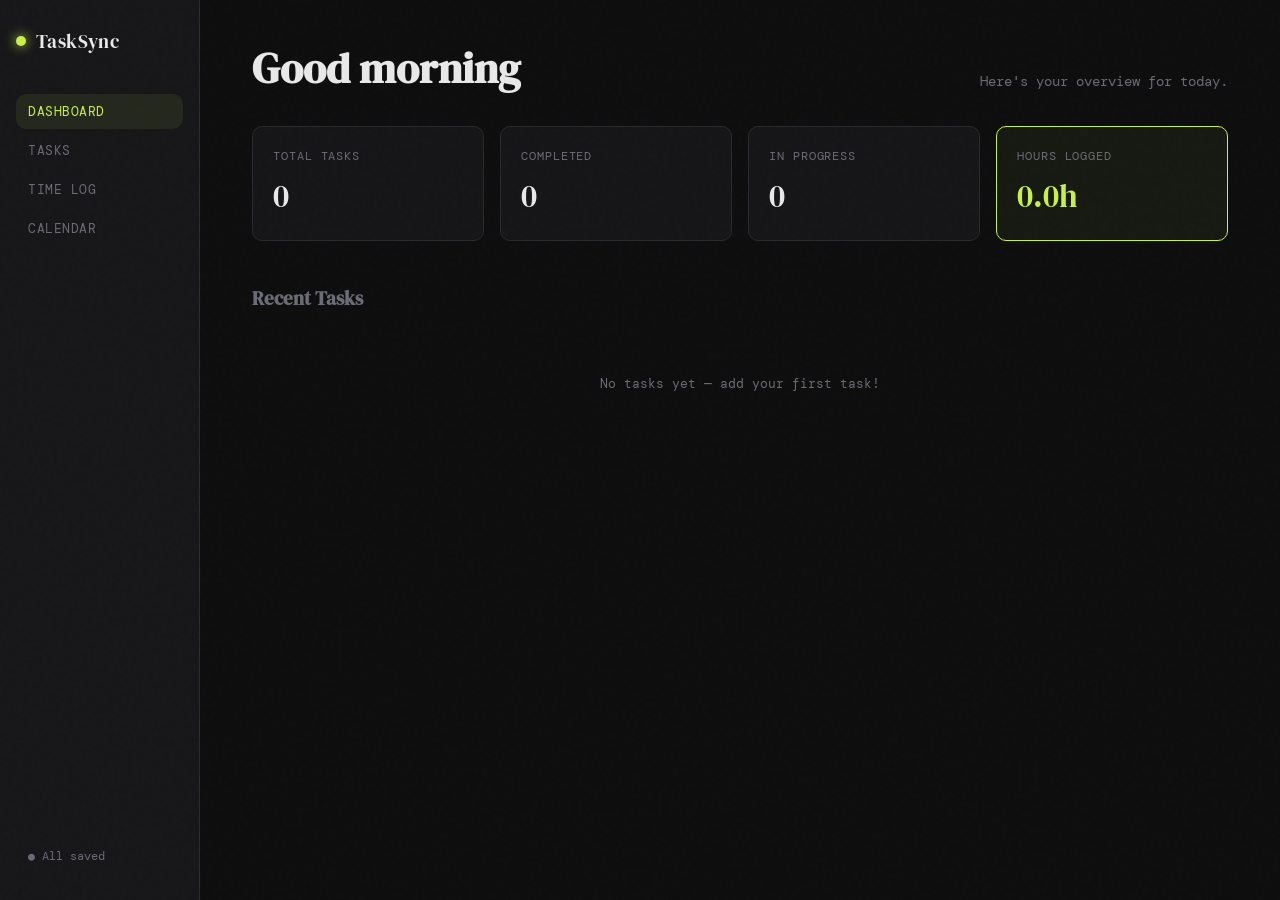
<file: src/index.html>
<!DOCTYPE html>
<html lang="en">
<head>
  <meta charset="UTF-8" />
  <meta name="viewport" content="width=device-width, initial-scale=1.0"/>
  <title>TaskSync</title>
  <link rel="stylesheet" href="style.css" />
  <link href="https://fonts.googleapis.com/css2?family=DM+Serif+Display:ital@0;1&family=DM+Mono:wght@300;400;500&display=swap" rel="stylesheet"/>
</head>
<body>

  <div class="noise"></div>

  <aside class="sidebar">
    <div class="brand">
      <span class="brand-dot"></span>
      <span class="brand-name">TaskSync</span>
    </div>
    <nav>
      <button class="nav-btn active" data-view="dashboard">Dashboard</button>
      <button class="nav-btn" data-view="tasks">Tasks</button>
      <button class="nav-btn" data-view="time">Time Log</button>
      <button class="nav-btn" data-view="calendar">Calendar</button>
    </nav>
    <div class="sidebar-footer">
      <span id="save-status">● All saved</span>
    </div>
  </aside>

  <main class="main">

    <!-- DASHBOARD -->
    <section class="view active" id="view-dashboard">
      <header class="view-header">
        <h1>Good <span id="greeting-time"></span></h1>
        <p class="subtitle">Here's your overview for today.</p>
      </header>
      <div class="stats-grid">
        <div class="stat-card">
          <span class="stat-label">Total Tasks</span>
          <span class="stat-value" id="stat-total">0</span>
        </div>
        <div class="stat-card">
          <span class="stat-label">Completed</span>
          <span class="stat-value" id="stat-done">0</span>
        </div>
        <div class="stat-card">
          <span class="stat-label">In Progress</span>
          <span class="stat-value" id="stat-inprogress">0</span>
        </div>
        <div class="stat-card accent">
          <span class="stat-label">Hours Logged</span>
          <span class="stat-value" id="stat-hours">0h</span>
        </div>
      </div>
      <div class="recent-section">
        <h2>Recent Tasks</h2>
        <ul class="task-list" id="recent-tasks"></ul>
      </div>
    </section>

    <!-- TASKS -->
    <section class="view" id="view-tasks">
      <header class="view-header">
        <h1>Tasks</h1>
        <button class="btn-primary" id="open-task-modal">+ New Task</button>
      </header>
      <div class="filter-bar">
        <button class="filter-btn active" data-filter="all">All</button>
        <button class="filter-btn" data-filter="todo">To Do</button>
        <button class="filter-btn" data-filter="inprogress">In Progress</button>
        <button class="filter-btn" data-filter="done">Done</button>
      </div>
      <ul class="task-list full" id="all-tasks"></ul>
    </section>

    <!-- TIME LOG -->
    <section class="view" id="view-time">
      <header class="view-header">
        <h1>Time Log</h1>
        <button class="btn-primary" id="open-timelog-modal">+ Log Time</button>
      </header>
      <table class="time-table">
        <thead>
          <tr>
            <th>Task</th>
            <th>Date</th>
            <th>Start</th>
            <th>End</th>
            <th>Duration</th>
            <th></th>
          </tr>
        </thead>
        <tbody id="time-log-body"></tbody>
      </table>
    </section>

    <!-- CALENDAR -->
    <section class="view" id="view-calendar">
      <header class="view-header">
        <h1>Calendar</h1>
        <div class="cal-nav">
          <button class="cal-arrow" id="cal-prev">&#8592;</button>
          <span id="cal-month-label"></span>
          <button class="cal-arrow" id="cal-next">&#8594;</button>
        </div>
      </header>
      <div class="calendar-grid" id="calendar-grid"></div>
    </section>

  </main>

  <!-- TASK MODAL -->
  <div class="modal-overlay" id="task-modal">
    <div class="modal">
      <h2>New Task</h2>
      <label>Title
        <input type="text" id="task-title" placeholder="e.g. Review Q2 report"/>
      </label>
      <label>Description
        <textarea id="task-desc" placeholder="Optional details..."></textarea>
      </label>
      <label>Due Date
        <input type="date" id="task-due"/>
      </label>
      <label>Status
        <select id="task-status">
          <option value="todo">To Do</option>
          <option value="inprogress">In Progress</option>
          <option value="done">Done</option>
        </select>
      </label>
      <label>Category
        <input type="text" id="task-category" placeholder="e.g. Marketing, Dev..."/>
      </label>
      <div class="modal-actions">
        <button class="btn-ghost" id="close-task-modal">Cancel</button>
        <button class="btn-primary" id="save-task">Save Task</button>
      </div>
    </div>
  </div>

  <!-- TIME LOG MODAL -->
  <div class="modal-overlay" id="timelog-modal">
    <div class="modal">
      <h2>Log Time</h2>
      <label>Task
        <select id="log-task-select"></select>
      </label>
      <label>Date
        <input type="date" id="log-date"/>
      </label>
      <label>Start Time
        <input type="time" id="log-start"/>
      </label>
      <label>End Time
        <input type="time" id="log-end"/>
      </label>
      <div class="modal-actions">
        <button class="btn-ghost" id="close-timelog-modal">Cancel</button>
        <button class="btn-primary" id="save-timelog">Log Time</button>
      </div>
    </div>
  </div>

  <script src="app.js"></script>
</body>
</html>
</file>
<file: src/style.css>
*, *::before, *::after { box-sizing: border-box; margin: 0; padding: 0; }

:root {
  --bg:        #0e0e0f;
  --bg2:       #161618;
  --bg3:       #1e1e21;
  --border:    #2a2a2e;
  --accent:    #c8f04a;
  --accent2:   #7b61ff;
  --text:      #e8e8e8;
  --muted:     #6b6b75;
  --danger:    #ff5f5f;
  --radius:    10px;
  --font-head: 'DM Serif Display', serif;
  --font-mono: 'DM Mono', monospace;
}

body {
  background: var(--bg);
  color: var(--text);
  font-family: var(--font-mono);
  display: flex;
  min-height: 100vh;
  overflow-x: hidden;
}

.noise {
  pointer-events: none;
  position: fixed; inset: 0;
  background-image: url("data:image/svg+xml,%3Csvg viewBox='0 0 200 200' xmlns='http://www.w3.org/2000/svg'%3E%3Cfilter id='n'%3E%3CfeTurbulence type='fractalNoise' baseFrequency='0.9' numOctaves='4' stitchTiles='stitch'/%3E%3C/filter%3E%3Crect width='100%25' height='100%25' filter='url(%23n)' opacity='0.04'/%3E%3C/svg%3E");
  z-index: 9999;
  opacity: 0.35;
}

.sidebar {
  width: 200px;
  min-height: 100vh;
  background: var(--bg2);
  border-right: 1px solid var(--border);
  display: flex;
  flex-direction: column;
  padding: 28px 16px;
  position: fixed;
  top: 0; left: 0; bottom: 0;
}

.brand {
  display: flex;
  align-items: center;
  gap: 10px;
  margin-bottom: 40px;
}

.brand-dot {
  width: 10px; height: 10px;
  border-radius: 50%;
  background: var(--accent);
  box-shadow: 0 0 12px var(--accent);
}

.brand-name {
  font-family: var(--font-head);
  font-size: 1.2rem;
  letter-spacing: 0.02em;
}

nav {
  display: flex;
  flex-direction: column;
  gap: 4px;
}

.nav-btn {
  background: none;
  border: none;
  color: var(--muted);
  font-family: var(--font-mono);
  font-size: 0.82rem;
  text-align: left;
  padding: 9px 12px;
  border-radius: var(--radius);
  cursor: pointer;
  transition: all 0.15s;
  letter-spacing: 0.04em;
  text-transform: uppercase;
}

.nav-btn:hover { color: var(--text); background: var(--bg3); }
.nav-btn.active { color: var(--accent); background: rgba(200,240,74,0.08); }

.sidebar-footer {
  margin-top: auto;
  font-size: 0.72rem;
  color: var(--muted);
  padding: 8px 12px;
}

#save-status { transition: color 0.3s; }
#save-status.saving { color: var(--accent2); }
#save-status.saved  { color: var(--accent); }

.main {
  margin-left: 200px;
  flex: 1;
  padding: 48px 52px;
  max-width: 1100px;
}

.view { display: none; animation: fadeIn 0.25s ease; }
.view.active { display: block; }

@keyframes fadeIn {
  from { opacity: 0; transform: translateY(8px); }
  to   { opacity: 1; transform: translateY(0); }
}

.view-header {
  display: flex;
  align-items: flex-end;
  justify-content: space-between;
  margin-bottom: 36px;
}

.view-header h1 {
  font-family: var(--font-head);
  font-size: 2.6rem;
  line-height: 1;
}

.subtitle {
  color: var(--muted);
  font-size: 0.85rem;
  margin-top: 6px;
}

.stats-grid {
  display: grid;
  grid-template-columns: repeat(4, 1fr);
  gap: 16px;
  margin-bottom: 44px;
}

.stat-card {
  background: var(--bg2);
  border: 1px solid var(--border);
  border-radius: var(--radius);
  padding: 22px 20px;
  display: flex;
  flex-direction: column;
  gap: 10px;
  transition: border-color 0.2s;
}

.stat-card:hover { border-color: var(--muted); }
.stat-card.accent { border-color: var(--accent); background: rgba(200,240,74,0.05); }

.stat-label { font-size: 0.72rem; color: var(--muted); text-transform: uppercase; letter-spacing: 0.08em; }
.stat-value { font-family: var(--font-head); font-size: 2rem; color: var(--text); }
.stat-card.accent .stat-value { color: var(--accent); }

.recent-section h2 {
  font-family: var(--font-head);
  font-size: 1.2rem;
  margin-bottom: 16px;
  color: var(--muted);
}

.task-list { list-style: none; display: flex; flex-direction: column; gap: 10px; }

.task-item {
  background: var(--bg2);
  border: 1px solid var(--border);
  border-radius: var(--radius);
  padding: 16px 20px;
  display: flex;
  align-items: center;
  gap: 14px;
  transition: border-color 0.15s;
  animation: fadeIn 0.2s ease;
}

.task-item:hover { border-color: var(--muted); }
.task-item .task-info { flex: 1; }
.task-item .task-name { font-size: 0.9rem; margin-bottom: 3px; }
.task-item .task-meta { font-size: 0.72rem; color: var(--muted); }

.badge {
  font-size: 0.65rem;
  text-transform: uppercase;
  letter-spacing: 0.08em;
  padding: 3px 8px;
  border-radius: 20px;
  font-weight: 500;
}

.badge-todo       { background: rgba(107,107,117,0.2); color: var(--muted); }
.badge-inprogress { background: rgba(123,97,255,0.2);  color: var(--accent2); }
.badge-done       { background: rgba(200,240,74,0.15); color: var(--accent); }

.task-delete {
  background: none; border: none; color: var(--muted);
  cursor: pointer; font-size: 1rem; padding: 4px 8px;
  border-radius: 6px; transition: all 0.15s;
}
.task-delete:hover { color: var(--danger); background: rgba(255,95,95,0.1); }

.filter-bar { display: flex; gap: 8px; margin-bottom: 24px; }

.filter-btn {
  background: var(--bg2);
  border: 1px solid var(--border);
  color: var(--muted);
  font-family: var(--font-mono);
  font-size: 0.75rem;
  padding: 7px 14px;
  border-radius: 20px;
  cursor: pointer;
  text-transform: uppercase;
  letter-spacing: 0.06em;
  transition: all 0.15s;
}

.filter-btn:hover { border-color: var(--muted); color: var(--text); }
.filter-btn.active { border-color: var(--accent); color: var(--accent); background: rgba(200,240,74,0.07); }

.time-table { width: 100%; border-collapse: collapse; font-size: 0.82rem; }

.time-table th {
  text-align: left;
  padding: 10px 14px;
  font-size: 0.7rem;
  text-transform: uppercase;
  letter-spacing: 0.08em;
  color: var(--muted);
  border-bottom: 1px solid var(--border);
}

.time-table td { padding: 14px; border-bottom: 1px solid var(--border); color: var(--text); }
.time-table tr:hover td { background: var(--bg2); }

.duration-pill {
  background: rgba(200,240,74,0.1);
  color: var(--accent);
  padding: 3px 10px;
  border-radius: 20px;
  font-size: 0.75rem;
}

.cal-nav { display: flex; align-items: center; gap: 16px; }

.cal-arrow {
  background: var(--bg2);
  border: 1px solid var(--border);
  color: var(--text);
  width: 32px; height: 32px;
  border-radius: 8px;
  cursor: pointer;
  font-size: 1rem;
  transition: all 0.15s;
}
.cal-arrow:hover { border-color: var(--accent); color: var(--accent); }

#cal-month-label {
  font-family: var(--font-head);
  font-size: 1.1rem;
  min-width: 160px;
  text-align: center;
}

.calendar-grid {
  display: grid;
  grid-template-columns: repeat(7, 1fr);
  gap: 4px;
  margin-top: 8px;
}

.cal-day-header {
  text-align: center;
  font-size: 0.68rem;
  color: var(--muted);
  text-transform: uppercase;
  letter-spacing: 0.08em;
  padding: 8px 0;
}

.cal-day {
  background: var(--bg2);
  border: 1px solid var(--border);
  border-radius: 8px;
  min-height: 80px;
  padding: 8px;
  font-size: 0.75rem;
  transition: border-color 0.15s;
}

.cal-day:hover { border-color: var(--muted); }
.cal-day.today { border-color: var(--accent); }
.cal-day.empty { background: transparent; border-color: transparent; }
.cal-day .cal-date { font-size: 0.72rem; color: var(--muted); margin-bottom: 4px; }
.cal-day.today .cal-date { color: var(--accent); }

.cal-task-dot {
  font-size: 0.65rem;
  color: var(--accent2);
  white-space: nowrap;
  overflow: hidden;
  text-overflow: ellipsis;
  padding: 1px 0;
}

.modal-overlay {
  display: none;
  position: fixed; inset: 0;
  background: rgba(0,0,0,0.7);
  backdrop-filter: blur(4px);
  z-index: 1000;
  align-items: center;
  justify-content: center;
}

.modal-overlay.open { display: flex; }

.modal {
  background: var(--bg2);
  border: 1px solid var(--border);
  border-radius: 14px;
  padding: 32px;
  width: 440px;
  max-width: 95vw;
  display: flex;
  flex-direction: column;
  gap: 16px;
  animation: fadeIn 0.2s ease;
}

.modal h2 { font-family: var(--font-head); font-size: 1.5rem; }

.modal label {
  display: flex;
  flex-direction: column;
  gap: 6px;
  font-size: 0.75rem;
  color: var(--muted);
  text-transform: uppercase;
  letter-spacing: 0.06em;
}

.modal input,
.modal textarea,
.modal select {
  background: var(--bg3);
  border: 1px solid var(--border);
  color: var(--text);
  font-family: var(--font-mono);
  font-size: 0.85rem;
  padding: 10px 12px;
  border-radius: 8px;
  outline: none;
  transition: border-color 0.15s;
}

.modal input:focus,
.modal textarea:focus,
.modal select:focus { border-color: var(--accent2); }

.modal textarea { min-height: 80px; resize: vertical; }
.modal-actions { display: flex; justify-content: flex-end; gap: 10px; margin-top: 8px; }

.btn-primary {
  background: var(--accent);
  color: #0e0e0f;
  border: none;
  font-family: var(--font-mono);
  font-size: 0.8rem;
  font-weight: 500;
  padding: 10px 20px;
  border-radius: 8px;
  cursor: pointer;
  text-transform: uppercase;
  letter-spacing: 0.06em;
  transition: opacity 0.15s;
}
.btn-primary:hover { opacity: 0.85; }

.btn-ghost {
  background: none;
  border: 1px solid var(--border);
  color: var(--muted);
  font-family: var(--font-mono);
  font-size: 0.8rem;
  padding: 10px 20px;
  border-radius: 8px;
  cursor: pointer;
  text-transform: uppercase;
  letter-spacing: 0.06em;
  transition: all 0.15s;
}
.btn-ghost:hover { border-color: var(--muted); color: var(--text); }

.empty-state {
  text-align: center;
  color: var(--muted);
  font-size: 0.82rem;
  padding: 48px 0;
}

::-webkit-scrollbar { width: 6px; }
::-webkit-scrollbar-track { background: transparent; }
::-webkit-scrollbar-thumb { background: var(--border); border-radius: 10px; }
</file>
